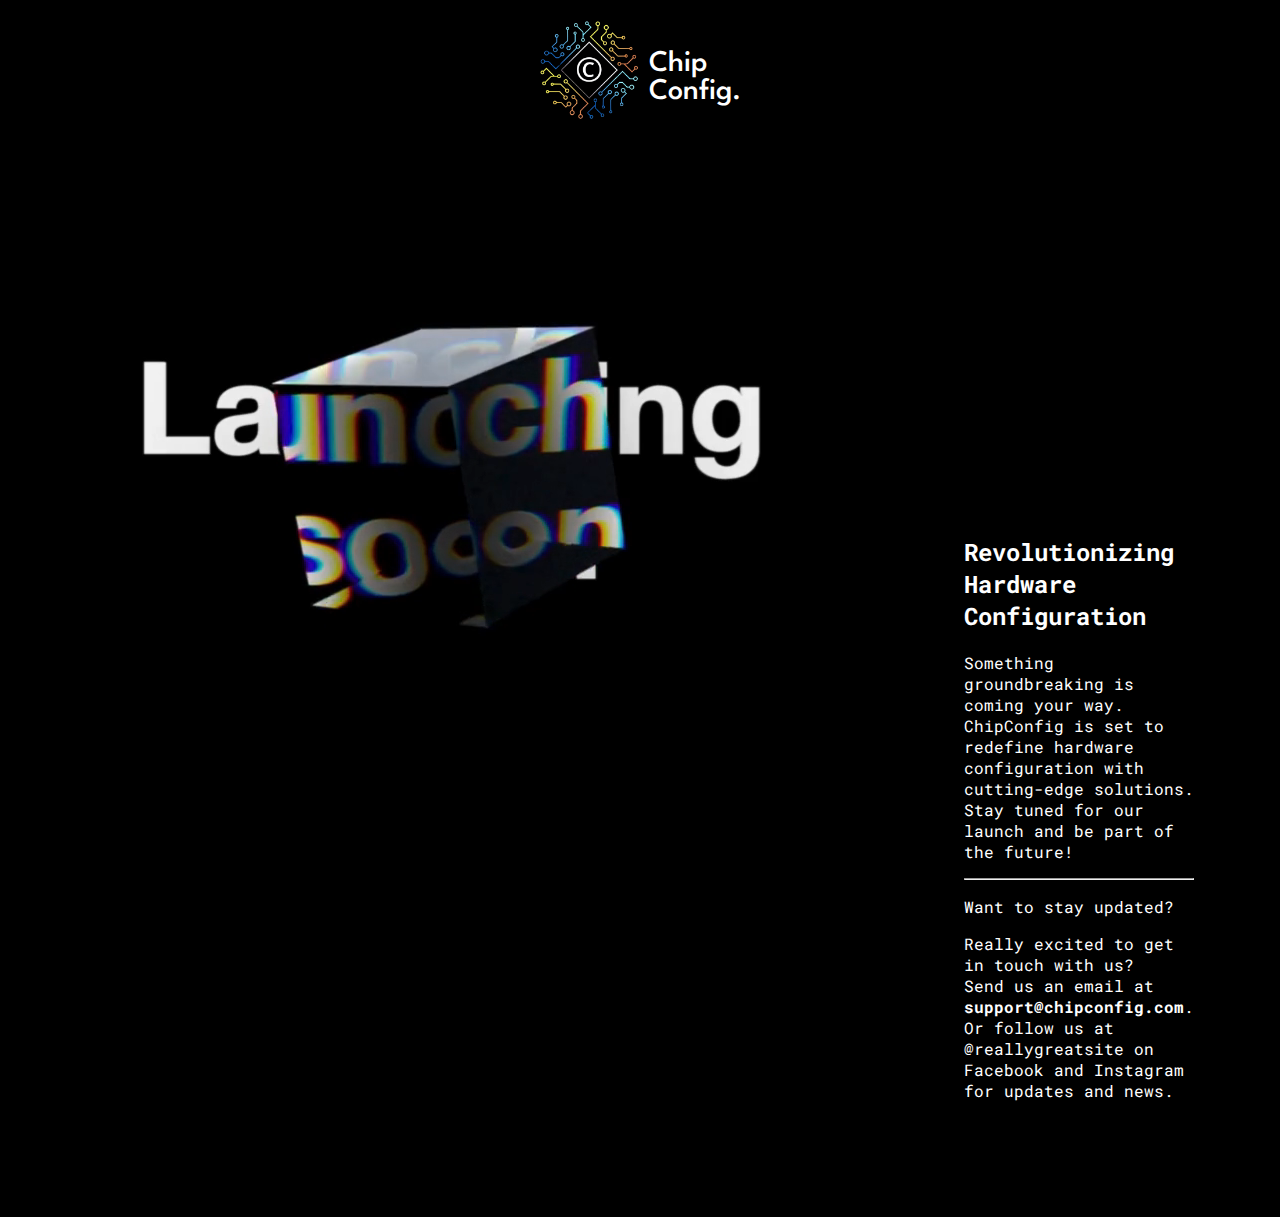
<file: index.html>
<!DOCTYPE html>
<html lang="en">

<head>
    <meta charset="UTF-8">
    <meta name="viewport" content="width=device-width, initial-scale=1.0">
    <title>Chip Config - Launching Soon</title>
    <link rel="shortcut icon" href="Logo 2.png" type="image/x-icon">
    <link rel="stylesheet" href="style.css">
    <link rel="preconnect" href="https://fonts.googleapis.com">
    <link rel="preconnect" href="https://fonts.gstatic.com" crossorigin>
    <link href="https://fonts.googleapis.com/css2?family=Anonymous+Pro:ital,wght@0,400;0,700;1,400;1,700&family=Inter:ital,opsz,wght@0,14..32,100..900;1,14..32,100..900&family=Josefin+Sans:ital,wght@0,100..700;1,100..700&family=Lato:ital,wght@0,100;0,300;0,400;0,700;0,900;1,100;1,300;1,400;1,700;1,900&family=League+Spartan:wght@100..900&family=Londrina+Solid:wght@100;300;400;900&family=Megrim&family=Montserrat:ital,wght@0,100..900;1,100..900&family=Poppins:ital,wght@0,100;0,200;0,300;0,400;0,500;0,600;0,700;0,800;0,900;1,100;1,200;1,300;1,400;1,500;1,600;1,700;1,800;1,900&family=Roboto+Mono:ital,wght@0,100..700;1,100..700&display=swap" rel="stylesheet">
</head>

<body>
    <div class="main">
        
        <nav class="main-header">
            <img class="logo" src="Logo 2.png" alt="logo">
            <h1 class="logo-text">Chip <br> Config.</h1>
        </nav>

        <section class="video-cube">
            <div class="laun-video">
                <video autoplay muted loop src="launching soon.mp4"></video>
            </div>
            <div class="text-right">
                <h2>Revolutionizing Hardware Configuration</h2>
                <p>Something groundbreaking is coming your way. ChipConfig is set to redefine hardware configuration
                    with cutting-edge solutions. Stay tuned for our launch and be part of the future!</p>
                <hr>
                <p>Want to stay updated?<br>
                <p>Really excited to get in touch with us?<br>
                    Send us an email at <span class="email">support@chipconfig.com</span>.<br>
                    Or follow us at @reallygreatsite on Facebook and Instagram for updates and news.</p>
            </div>
        </section>
    </div>
</body>

</html>
</file>
<file: style.css>
body {
    margin: 0;
    background-color: rgb(0, 0, 0);
    color: white;
    font-family: "League Spartan", sans-serif;
    height: 100%;
    overflow: hidden;
}

.main-header{
    padding: 20px 100px 0;
    display: flex;
    justify-content: center;
    /* justify-content: flex-end; */
    /* align-items: flex-end; */
    /* border: 1px solid white; */
}
.main-header .logo{
    width: 100px;
    height: 100px;
    animation: rotate 60s infinite;;
    /* border: 1px solid greenyellow; */
}
@keyframes rotate {
    50% {transform: rotate(360deg);}
  }
.main-header .logo-text{
    margin-left: 10px;
    padding-top: 10px;
    font-weight: 500;
    display: flex;
    font-size: 30px;
}

.video-cube{
    display: flex;
    justify-content: center;
    padding: 100px 250px ;
}
.video-cube .text-right{
    margin-top: 290px;
    font-family: "Roboto Mono", monospace;
    text-decoration: none;
    margin-left: 150px;
}
.email{
    font-weight: 900;
}

@media (width: 800px) {
    .main-header{
        padding-right: 20px;
        justify-content: center;
    }
    .main-header .logo-text{
        margin-left: 10px;
        padding-top: 10px;
        font-weight: 500;
        display: flex;
        font-size: 30px;
    }
    .video-cube{
        /* display: flex; */
        flex-wrap: nowrap;
        flex-direction: column;
        align-items: center;
    }
    .video-cube .laun-video video{
        /* width: 1vw; */
        height: 200px;
    }
    .video-cube .text-right{
        margin-top: 290px;
        font-family: "Roboto Mono", monospace;
        text-decoration: none;
        margin-left: 150px;
    }
}
</file>
